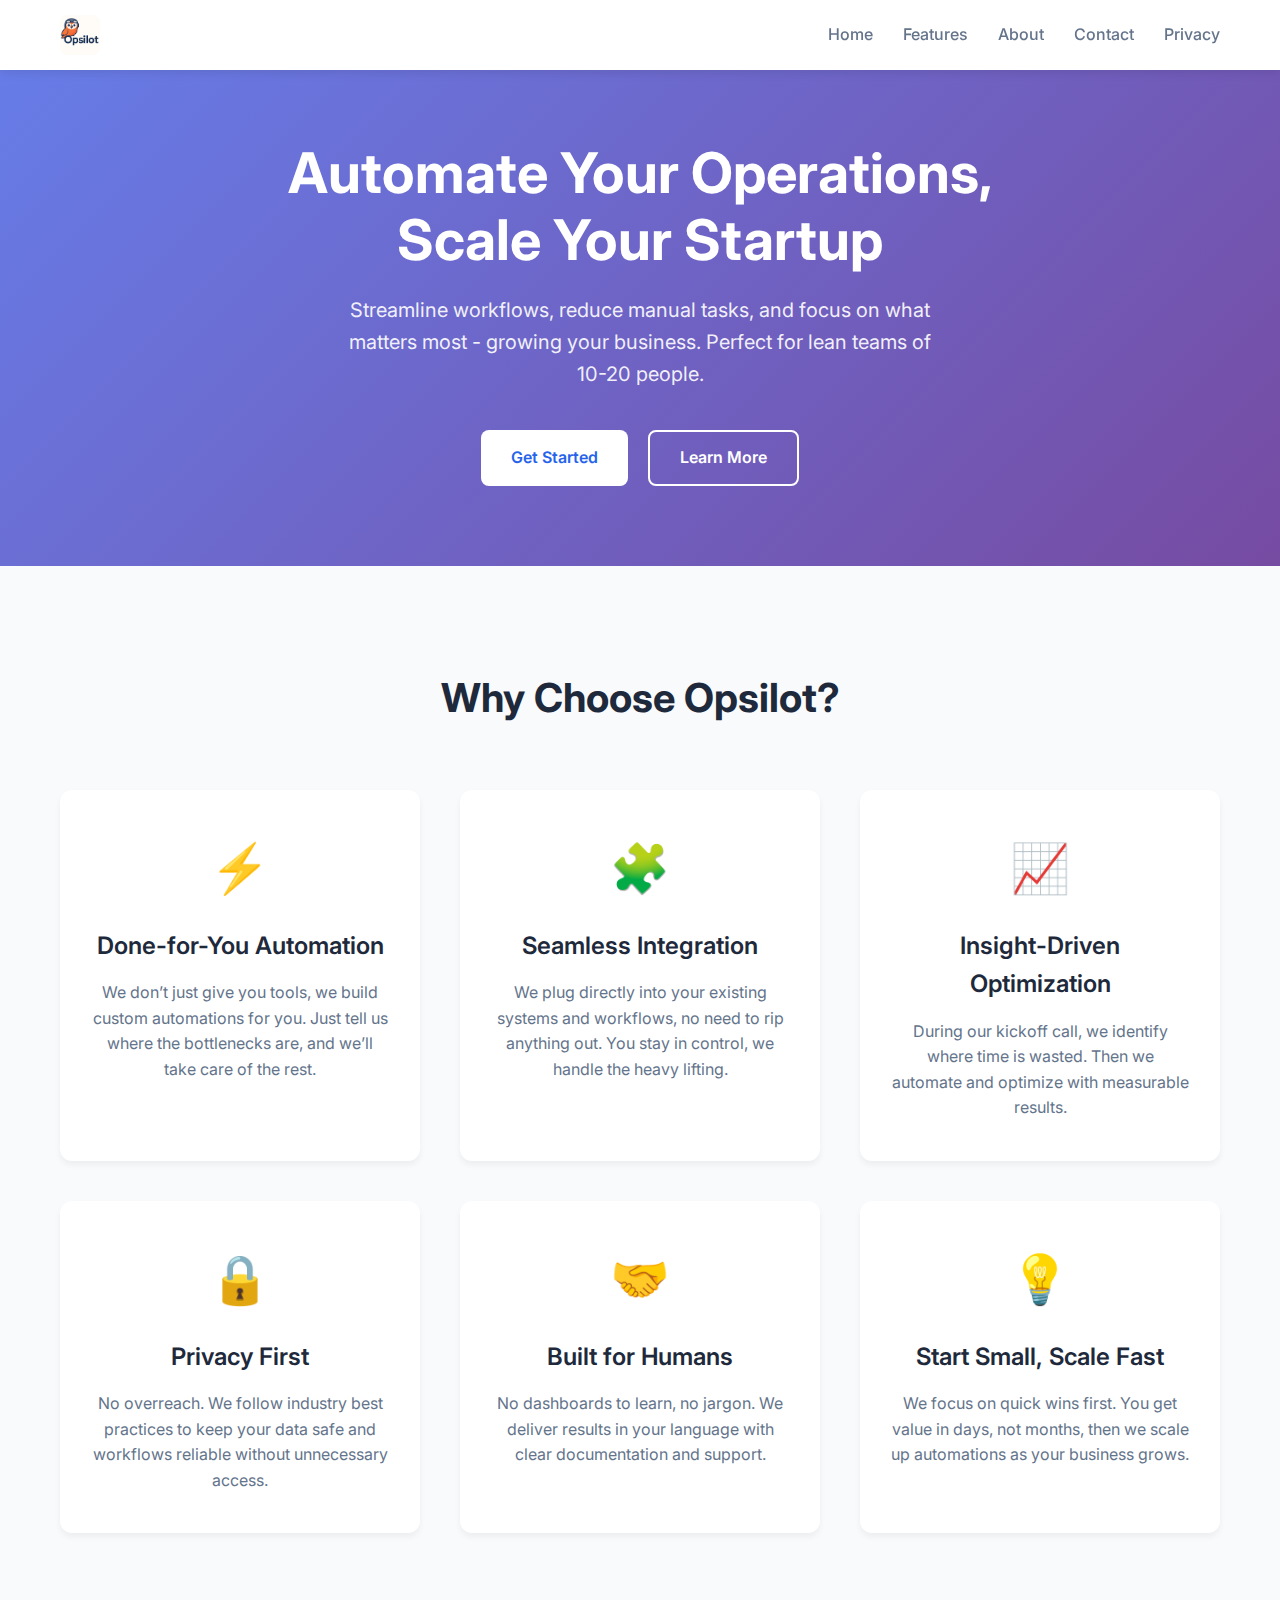
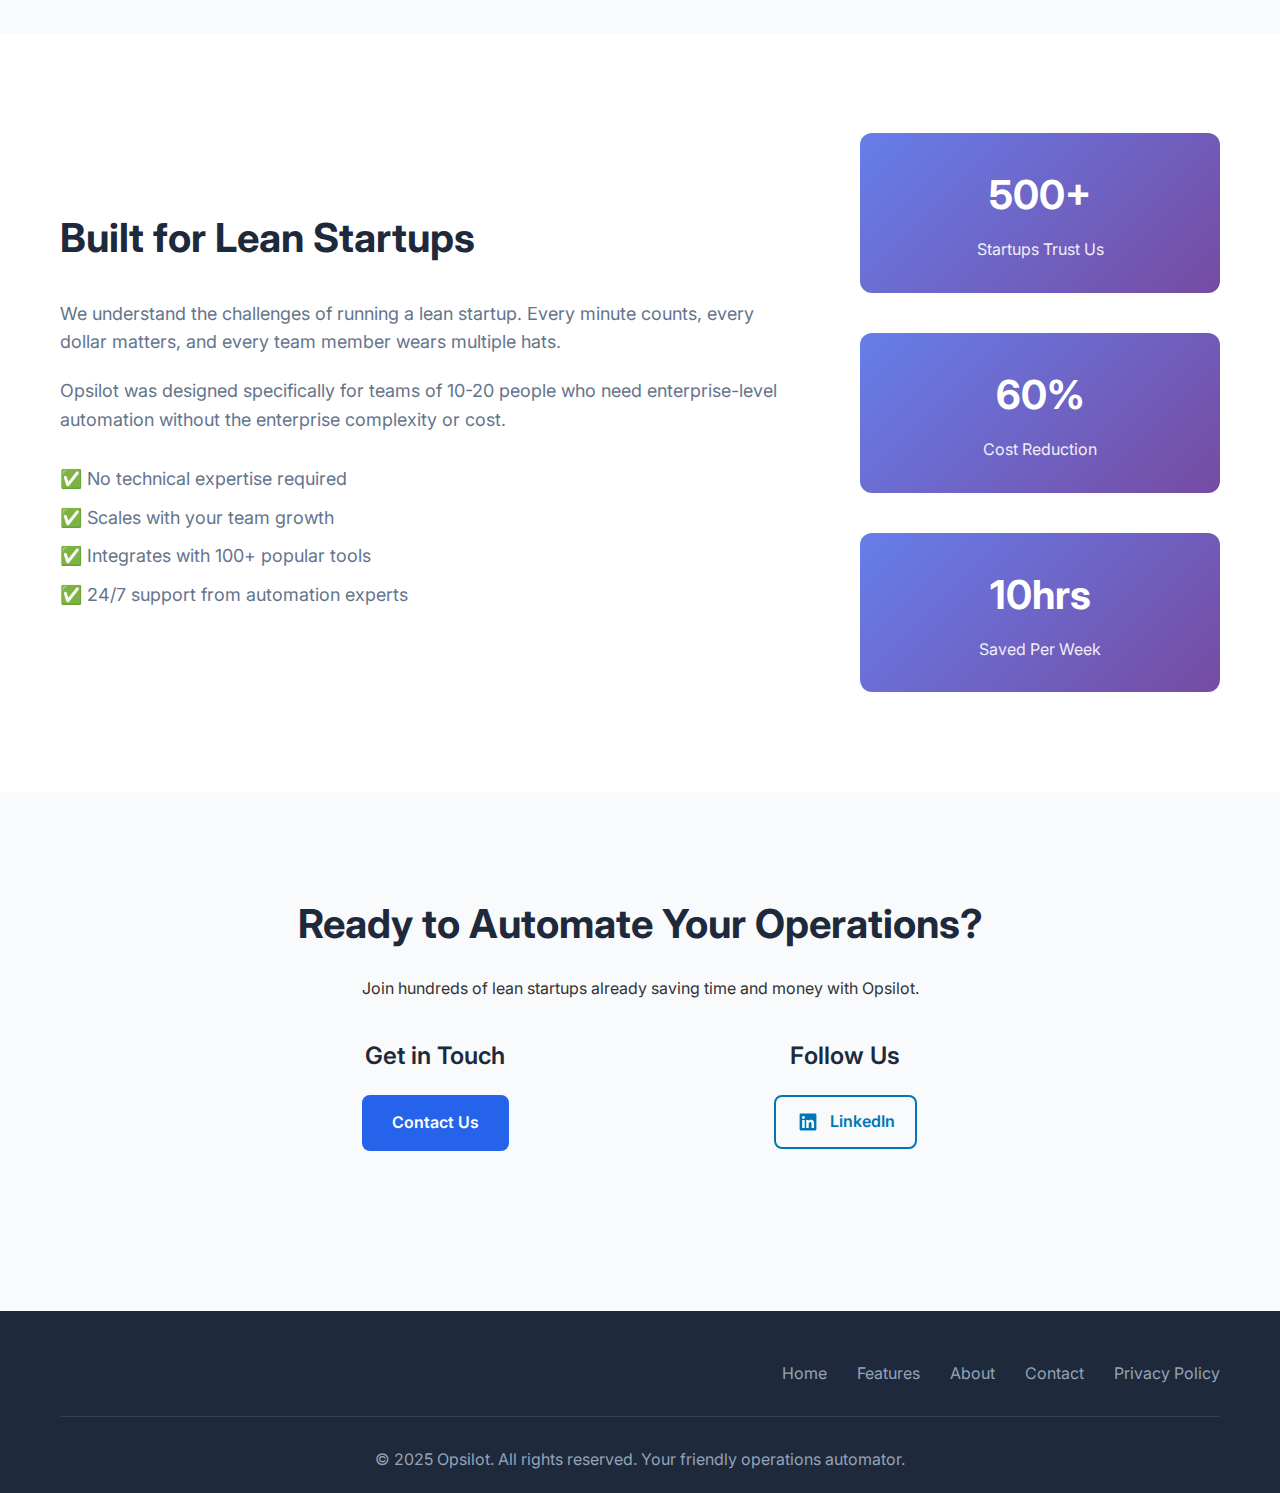
<file: index.html>
<!DOCTYPE html>
<html lang="en">
  <head>
    <meta charset="UTF-8" />
    <meta name="viewport" content="width=device-width, initial-scale=1.0" />
    <title>Opsilot - Operations Automation for Lean Startups</title>
    <link rel="icon" type="image/x-icon" href="favicon.ico" />
    <link rel="stylesheet" href="styles.css" />
    <link
      href="https://fonts.googleapis.com/css2?family=Inter:wght@300;400;500;600;700&display=swap"
      rel="stylesheet"
    />
  </head>
  <body>
    <!-- Navigation -->
    <nav class="navbar">
      <div class="nav-container">
        <div class="nav-logo">
          <img src="opsilot.jpg" alt="Opsilot Logo" class="logo" />
        </div>
        <ul class="nav-menu">
          <li><a href="#home">Home</a></li>
          <li><a href="#features">Features</a></li>
          <li><a href="#about">About</a></li>
          <li><a href="#contact">Contact</a></li>
          <li><a href="privacy-policy.html">Privacy</a></li>
        </ul>
      </div>
    </nav>

    <!-- Hero Section -->
    <section id="home" class="hero">
      <div class="container">
        <div class="hero-content">
          <h1>Automate Your Operations, <br/ >Scale Your Startup</h1>
          <p class="hero-subtitle">
            Streamline workflows, reduce manual tasks, and focus on what matters
            most - growing your business. Perfect for lean teams of 10-20
            people.
          </p>
          <div class="hero-buttons">
            <a href="#contact" class="btn-primary">Get Started</a>
            <a href="#features" class="btn-secondary">Learn More</a>
          </div>
        </div>
      </div>
    </section>

    <!-- Features Section -->
    <section id="features" class="features">
      <div class="container">
        <h2>Why Choose Opsilot?</h2>
        <div class="features-grid">
          <div class="feature-card">
            <div class="feature-icon">⚡</div>
            <h3>Done-for-You Automation</h3>
            <p>
              We don’t just give you tools, we build custom automations for you.
              Just tell us where the bottlenecks are, and we’ll take care of the
              rest.
            </p>
          </div>
          <div class="feature-card">
            <div class="feature-icon">🧩</div>
            <h3>Seamless Integration</h3>
            <p>
              We plug directly into your existing systems and workflows, no need
              to rip anything out. You stay in control, we handle the heavy
              lifting.
            </p>
          </div>
          <div class="feature-card">
            <div class="feature-icon">📈</div>
            <h3>Insight-Driven Optimization</h3>
            <p>
              During our kickoff call, we identify where time is wasted. Then we
              automate and optimize with measurable results.
            </p>
          </div>
          <div class="feature-card">
            <div class="feature-icon">🔒</div>
            <h3>Privacy First</h3>
            <p>
              No overreach. We follow industry best practices to keep your data
              safe and workflows reliable without unnecessary access.
            </p>
          </div>
          <div class="feature-card">
            <div class="feature-icon">🤝</div>
            <h3>Built for Humans</h3>
            <p>
              No dashboards to learn, no jargon. We deliver results in your
              language with clear documentation and support.
            </p>
          </div>
          <div class="feature-card">
            <div class="feature-icon">💡</div>
            <h3>Start Small, Scale Fast</h3>
            <p>
              We focus on quick wins first. You get value in days, not months,
              then we scale up automations as your business grows.
            </p>
          </div>
        </div>
      </div>
    </section>

    <!-- About Section -->
    <section id="about" class="about">
      <div class="container">
        <div class="about-content">
          <div class="about-text">
            <h2>Built for Lean Startups</h2>
            <p>
              We understand the challenges of running a lean startup. Every
              minute counts, every dollar matters, and every team member wears
              multiple hats.
            </p>
            <p>
              Opsilot was designed specifically for teams of 10-20 people who
              need enterprise-level automation without the enterprise complexity
              or cost.
            </p>
            <ul class="about-benefits">
              <li>✅ No technical expertise required</li>
              <li>✅ Scales with your team growth</li>
              <li>✅ Integrates with 100+ popular tools</li>
              <li>✅ 24/7 support from automation experts</li>
            </ul>
          </div>
          <div class="about-stats">
            <div class="stat">
              <h3>500+</h3>
              <p>Startups Trust Us</p>
            </div>
            <div class="stat">
              <h3>60%</h3>
              <p>Cost Reduction</p>
            </div>
            <div class="stat">
              <h3>10hrs</h3>
              <p>Saved Per Week</p>
            </div>
          </div>
        </div>
      </div>
    </section>

    <!-- Contact Section -->
    <section id="contact" class="contact">
      <div class="container">
        <h2>Ready to Automate Your Operations?</h2>
        <p>
          Join hundreds of lean startups already saving time and money with
          Opsilot.
        </p>
        <div class="contact-info">
          <div class="contact-methods">
            <div class="contact-method">
              <h3>Get in Touch</h3>
              <div class="contact-cta">
                <a
                  href="mailto:opsilot@gmail.com?subject=Interested in Opsilot Operations Automation&body=Hi Opsilot team,%0A%0AI'm interested in learning more about your operations automation solutions for my startup.%0A%0ACompany: %0ATeam Size: %0A%0APlease get in touch!%0A%0ABest regards,"
                  class="btn-primary"
                >
                  Contact Us
                </a>
              </div>
            </div>
            <div class="contact-method">
              <h3>Follow Us</h3>
              <div class="social-links">
                <a
                  href="https://www.linkedin.com/company/opsilot/"
                  target="_blank"
                  rel="noopener noreferrer"
                  class="linkedin-link"
                >
                  <svg
                    xmlns="http://www.w3.org/2000/svg"
                    viewBox="0 0 640 640"
                    class="linkedin-icon"
                  >
                    <path
                      d="M512 96L127.9 96C110.3 96 96 110.5 96 128.3L96 511.7C96 529.5 110.3 544 127.9 544L512 544C529.6 544 544 529.5 544 511.7L544 128.3C544 110.5 529.6 96 512 96zM231.4 480L165 480L165 266.2L231.5 266.2L231.5 480L231.4 480zM198.2 160C219.5 160 236.7 177.2 236.7 198.5C236.7 219.8 219.5 237 198.2 237C176.9 237 159.7 219.8 159.7 198.5C159.7 177.2 176.9 160 198.2 160zM480.3 480L413.9 480L413.9 376C413.9 351.2 413.4 319.3 379.4 319.3C344.8 319.3 339.5 346.3 339.5 374.2L339.5 480L273.1 480L273.1 266.2L336.8 266.2L336.8 295.4L337.7 295.4C346.6 278.6 368.3 260.9 400.6 260.9C467.8 260.9 480.3 305.2 480.3 362.8L480.3 480z"
                    />
                  </svg>
                  <span>LinkedIn</span>
                </a>
              </div>
            </div>
          </div>
        </div>
      </div>
    </section>

    <!-- Footer -->
    <footer class="footer">
      <div class="container">
        <div class="footer-content">
          <div class="footer-logo"></div>
          <div class="footer-links">
            <a href="#home">Home</a>
            <a href="#features">Features</a>
            <a href="#about">About</a>
            <a href="#contact">Contact</a>
            <a href="privacy-policy.html">Privacy Policy</a>
          </div>
        </div>
        <div class="footer-bottom">
          <p>
            &copy; 2025 Opsilot. All rights reserved. Your friendly operations
            automator.
          </p>
        </div>
      </div>
    </footer>

    <script>
      // Smooth scrolling for navigation links
      document.querySelectorAll('a[href^="#"]').forEach((anchor) => {
        anchor.addEventListener("click", function (e) {
          e.preventDefault();
          document.querySelector(this.getAttribute("href")).scrollIntoView({
            behavior: "smooth",
          });
        });
      });
    </script>
  </body>
</html>
</file>
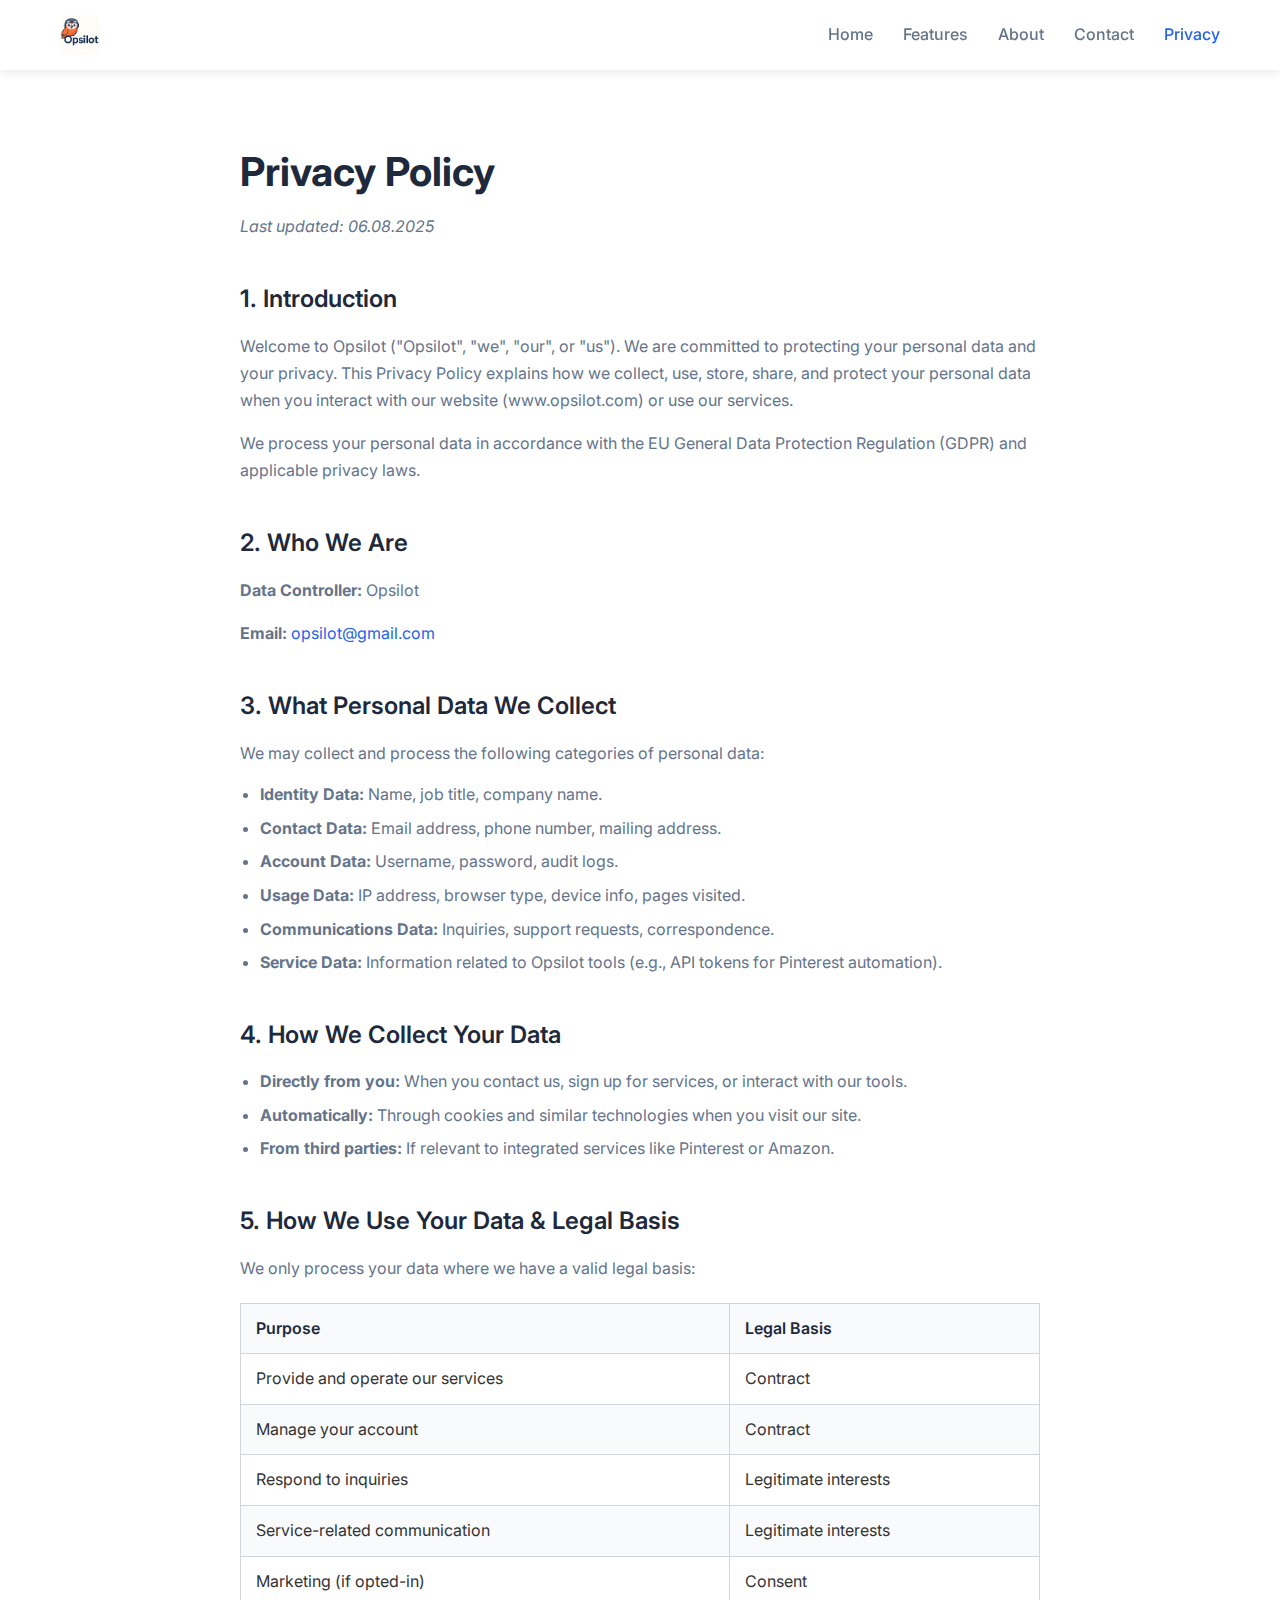
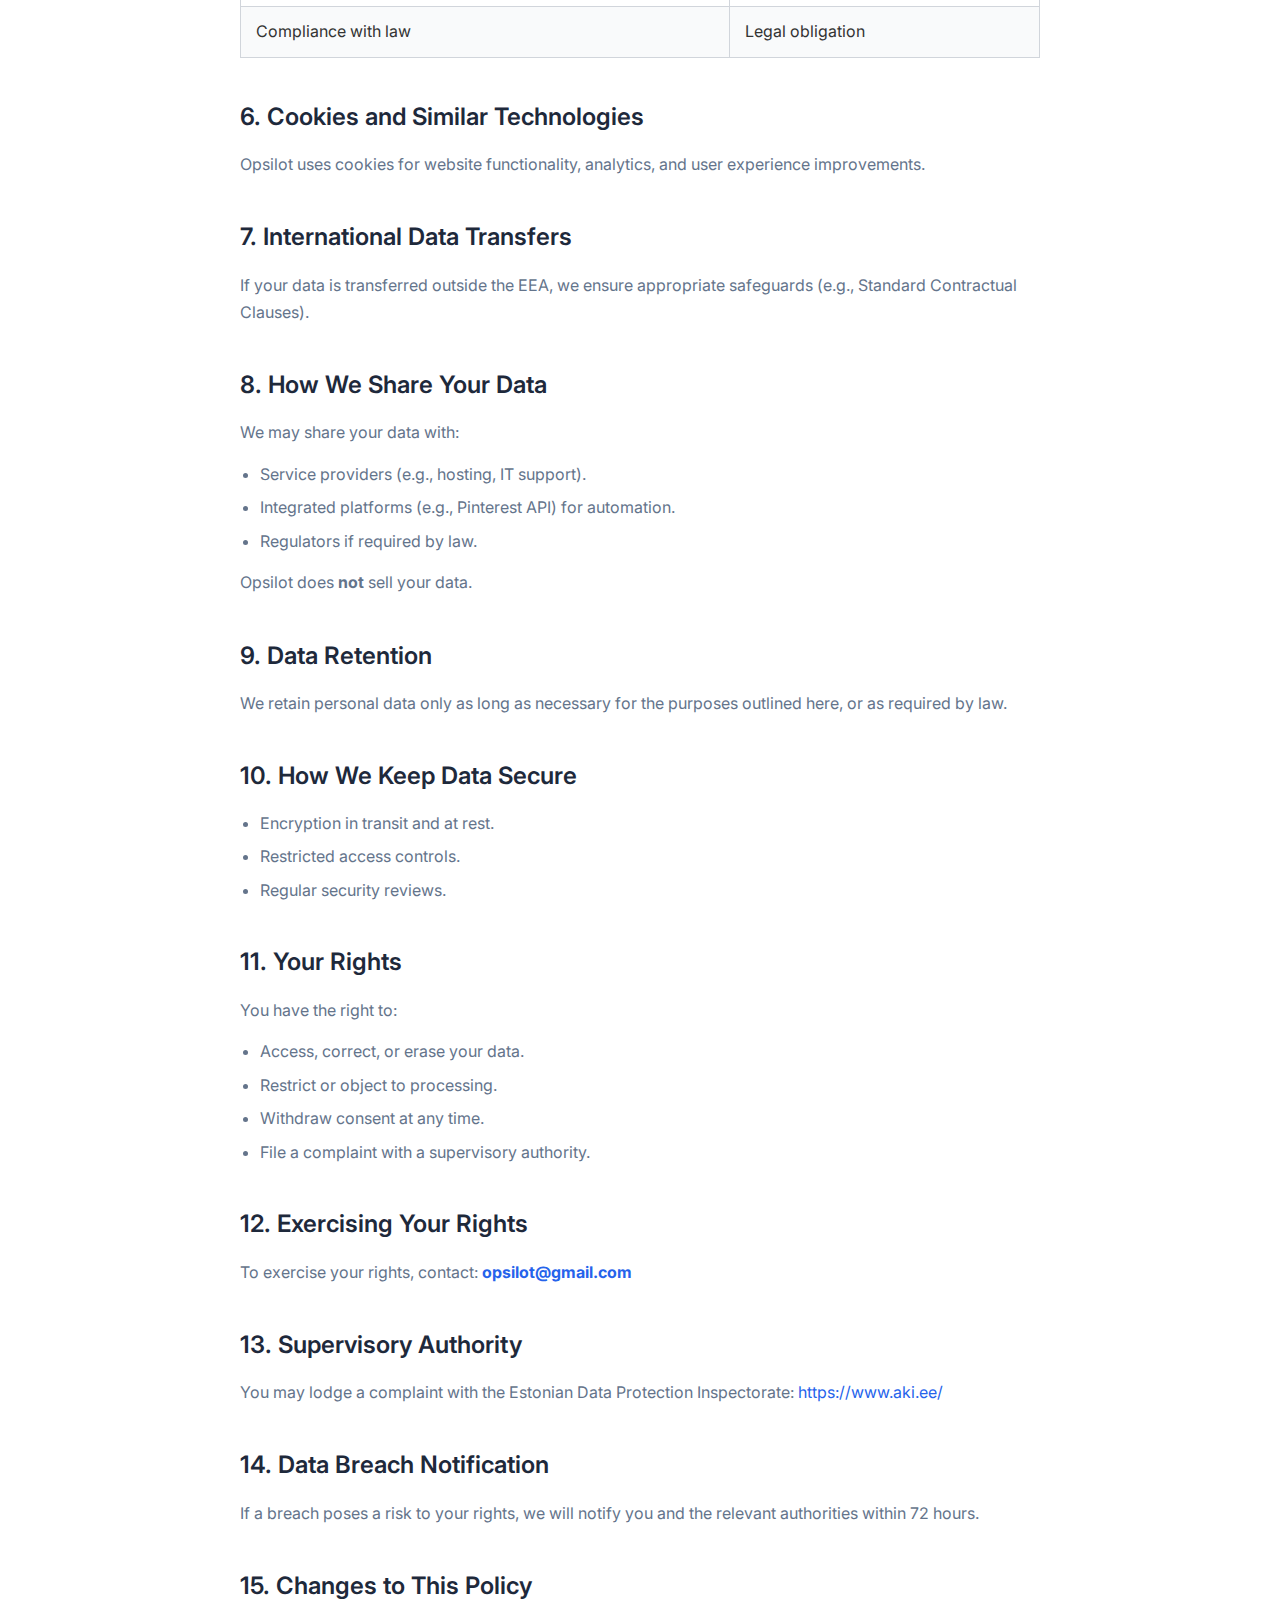
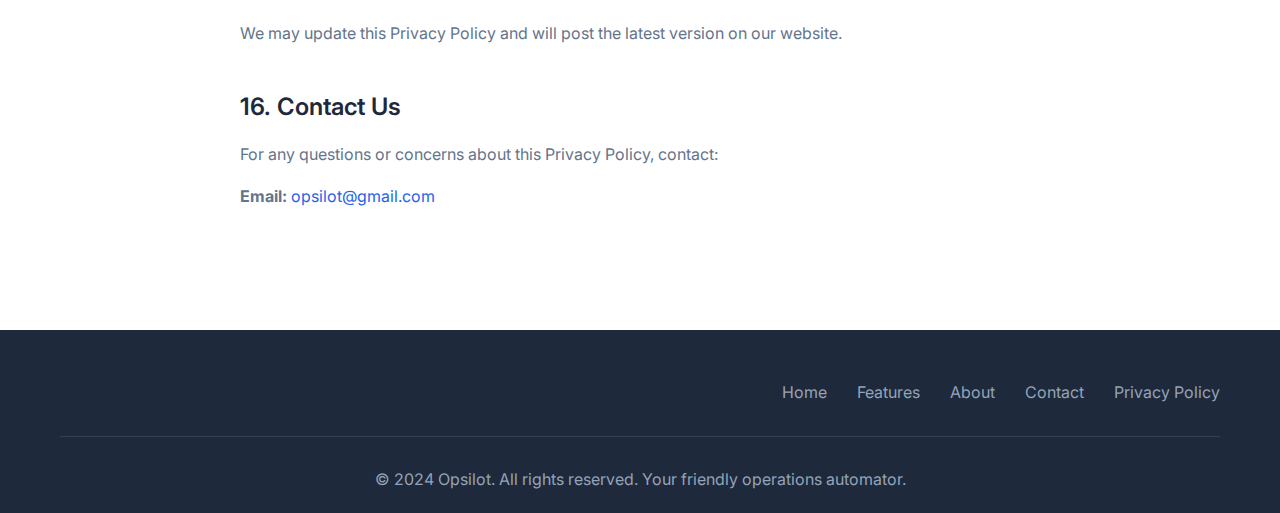
<file: privacy-policy.html>
<!DOCTYPE html>
<html lang="en">
  <head>
    <meta charset="UTF-8" />
    <meta name="viewport" content="width=device-width, initial-scale=1.0" />
    <title>Privacy Policy - Opsilot</title>
    <link rel="icon" type="image/x-icon" href="favicon.ico" />
    <link rel="stylesheet" href="styles.css" />
    <link
      href="https://fonts.googleapis.com/css2?family=Inter:wght@300;400;500;600;700&display=swap"
      rel="stylesheet"
    />
  </head>
  <body>
    <!-- Navigation -->
    <nav class="navbar">
      <div class="nav-container">
        <div class="nav-logo">
          <img src="opsilot.jpg" alt="Opsilot Logo" class="logo" />
        </div>
        <ul class="nav-menu">
          <li><a href="index.html">Home</a></li>
          <li><a href="index.html#features">Features</a></li>
          <li><a href="index.html#about">About</a></li>
          <li><a href="index.html#contact">Contact</a></li>
          <li><a href="privacy-policy.html" class="active">Privacy</a></li>
        </ul>
      </div>
    </nav>

    <!-- Privacy Policy Content -->
    <section class="privacy-policy">
      <div class="container">
        <div class="privacy-content">
          <h1>Privacy Policy</h1>
          <p class="last-updated">Last updated: 06.08.2025</p>

          <div class="policy-section">
            <h2>1. Introduction</h2>
            <p>
              Welcome to Opsilot ("Opsilot", "we", "our", or "us"). We are
              committed to protecting your personal data and your privacy. This
              Privacy Policy explains how we collect, use, store, share, and
              protect your personal data when you interact with our website
              (www.opsilot.com) or use our services.
            </p>
            <p>
              We process your personal data in accordance with the EU General
              Data Protection Regulation (GDPR) and applicable privacy laws.
            </p>
          </div>

          <div class="policy-section">
            <h2>2. Who We Are</h2>
            <p><strong>Data Controller:</strong> Opsilot</p>
            <p>
              <strong>Email:</strong>
              <a href="mailto:opsilot@gmail.com">opsilot@gmail.com</a>
            </p>
          </div>

          <div class="policy-section">
            <h2>3. What Personal Data We Collect</h2>
            <p>
              We may collect and process the following categories of personal
              data:
            </p>
            <ul>
              <li>
                <strong>Identity Data:</strong> Name, job title, company name.
              </li>
              <li>
                <strong>Contact Data:</strong> Email address, phone number,
                mailing address.
              </li>
              <li>
                <strong>Account Data:</strong> Username, password, audit logs.
              </li>
              <li>
                <strong>Usage Data:</strong> IP address, browser type, device
                info, pages visited.
              </li>
              <li>
                <strong>Communications Data:</strong> Inquiries, support
                requests, correspondence.
              </li>
              <li>
                <strong>Service Data:</strong> Information related to Opsilot
                tools (e.g., API tokens for Pinterest automation).
              </li>
            </ul>
          </div>

          <div class="policy-section">
            <h2>4. How We Collect Your Data</h2>
            <ul>
              <li>
                <strong>Directly from you:</strong> When you contact us, sign up
                for services, or interact with our tools.
              </li>
              <li>
                <strong>Automatically:</strong> Through cookies and similar
                technologies when you visit our site.
              </li>
              <li>
                <strong>From third parties:</strong> If relevant to integrated
                services like Pinterest or Amazon.
              </li>
            </ul>
          </div>

          <div class="policy-section">
            <h2>5. How We Use Your Data & Legal Basis</h2>
            <p>We only process your data where we have a valid legal basis:</p>
            <table class="legal-basis-table">
              <thead>
                <tr>
                  <th>Purpose</th>
                  <th>Legal Basis</th>
                </tr>
              </thead>
              <tbody>
                <tr>
                  <td>Provide and operate our services</td>
                  <td>Contract</td>
                </tr>
                <tr>
                  <td>Manage your account</td>
                  <td>Contract</td>
                </tr>
                <tr>
                  <td>Respond to inquiries</td>
                  <td>Legitimate interests</td>
                </tr>
                <tr>
                  <td>Service-related communication</td>
                  <td>Legitimate interests</td>
                </tr>
                <tr>
                  <td>Marketing (if opted-in)</td>
                  <td>Consent</td>
                </tr>
                <tr>
                  <td>Compliance with law</td>
                  <td>Legal obligation</td>
                </tr>
              </tbody>
            </table>
          </div>

          <div class="policy-section">
            <h2>6. Cookies and Similar Technologies</h2>
            <p>
              Opsilot uses cookies for website functionality, analytics, and
              user experience improvements.
            </p>
          </div>

          <div class="policy-section">
            <h2>7. International Data Transfers</h2>
            <p>
              If your data is transferred outside the EEA, we ensure appropriate
              safeguards (e.g., Standard Contractual Clauses).
            </p>
          </div>

          <div class="policy-section">
            <h2>8. How We Share Your Data</h2>
            <p>We may share your data with:</p>
            <ul>
              <li>Service providers (e.g., hosting, IT support).</li>
              <li>
                Integrated platforms (e.g., Pinterest API) for automation.
              </li>
              <li>Regulators if required by law.</li>
            </ul>
            <p>Opsilot does <strong>not</strong> sell your data.</p>
          </div>

          <div class="policy-section">
            <h2>9. Data Retention</h2>
            <p>
              We retain personal data only as long as necessary for the purposes
              outlined here, or as required by law.
            </p>
          </div>

          <div class="policy-section">
            <h2>10. How We Keep Data Secure</h2>
            <ul>
              <li>Encryption in transit and at rest.</li>
              <li>Restricted access controls.</li>
              <li>Regular security reviews.</li>
            </ul>
          </div>

          <div class="policy-section">
            <h2>11. Your Rights</h2>
            <p>You have the right to:</p>
            <ul>
              <li>Access, correct, or erase your data.</li>
              <li>Restrict or object to processing.</li>
              <li>Withdraw consent at any time.</li>
              <li>File a complaint with a supervisory authority.</li>
            </ul>
          </div>

          <div class="policy-section">
            <h2>12. Exercising Your Rights</h2>
            <p>
              To exercise your rights, contact:
              <strong
                ><a href="mailto:opsilot@gmail.com"
                  >opsilot@gmail.com</a
                ></strong
              >
            </p>
          </div>

          <div class="policy-section">
            <h2>13. Supervisory Authority</h2>
            <p>
              You may lodge a complaint with the Estonian Data Protection
              Inspectorate:
              <a
                href="https://www.aki.ee/"
                target="_blank"
                rel="noopener noreferrer"
                >https://www.aki.ee/</a
              >
            </p>
          </div>

          <div class="policy-section">
            <h2>14. Data Breach Notification</h2>
            <p>
              If a breach poses a risk to your rights, we will notify you and
              the relevant authorities within 72 hours.
            </p>
          </div>

          <div class="policy-section">
            <h2>15. Changes to This Policy</h2>
            <p>
              We may update this Privacy Policy and will post the latest version
              on our website.
            </p>
          </div>

          <div class="policy-section">
            <h2>16. Contact Us</h2>
            <p>
              For any questions or concerns about this Privacy Policy, contact:
            </p>
            <p>
              <strong>Email:</strong>
              <a href="mailto:opsilot@gmail.com">opsilot@gmail.com</a>
            </p>
          </div>
        </div>
      </div>
    </section>

    <!-- Footer -->
    <footer class="footer">
      <div class="container">
        <div class="footer-content">
          <div class="footer-logo"></div>
          <div class="footer-links">
            <a href="index.html">Home</a>
            <a href="index.html#features">Features</a>
            <a href="index.html#about">About</a>
            <a href="index.html#contact">Contact</a>
            <a href="privacy-policy.html">Privacy Policy</a>
          </div>
        </div>
        <div class="footer-bottom">
          <p>
            &copy; 2024 Opsilot. All rights reserved. Your friendly operations
            automator.
          </p>
        </div>
      </div>
    </footer>
  </body>
</html>
</file>
<file: styles.css>
/* Reset and Base Styles */
* {
  margin: 0;
  padding: 0;
  box-sizing: border-box;
}

body {
  font-family: "Inter", sans-serif;
  line-height: 1.6;
  color: #333;
  background-color: #ffffff;
}

.container {
  max-width: 1200px;
  margin: 0 auto;
  padding: 0 20px;
}

/* Navigation */
.navbar {
  background-color: #ffffff;
  box-shadow: 0 2px 10px rgba(0, 0, 0, 0.1);
  position: fixed;
  top: 0;
  width: 100%;
  z-index: 1000;
}

.nav-container {
  max-width: 1200px;
  margin: 0 auto;
  padding: 0 20px;
  display: flex;
  justify-content: space-between;
  align-items: center;
  height: 70px;
}

.nav-logo {
  display: flex;
  align-items: center;
  gap: 12px;
}

.logo {
  height: 40px;
  width: 40px;
  border-radius: 8px;
  object-fit: cover;
}

.logo-text {
  font-size: 24px;
  font-weight: 700;
  color: #2563eb;
}

.nav-menu {
  display: flex;
  list-style: none;
  gap: 30px;
}

.nav-menu a {
  text-decoration: none;
  color: #64748b;
  font-weight: 500;
  transition: color 0.3s ease;
}

.nav-menu a:hover,
.nav-menu a.active {
  color: #2563eb;
}

/* Hero Section */
.hero {
  background: linear-gradient(135deg, #667eea 0%, #764ba2 100%);
  color: white;
  padding: 140px 0 80px;
  text-align: center;
}

.hero-content h1 {
  font-size: 3.5rem;
  font-weight: 700;
  margin-bottom: 20px;
  line-height: 1.2;
}

.hero-subtitle {
  font-size: 1.25rem;
  margin-bottom: 40px;
  opacity: 0.9;
  max-width: 600px;
  margin-left: auto;
  margin-right: auto;
}

.hero-buttons {
  display: flex;
  gap: 20px;
  justify-content: center;
  flex-wrap: wrap;
}

.btn-primary {
  background-color: #ffffff;
  color: #2563eb;
  border: none;
  padding: 15px 30px;
  border-radius: 8px;
  font-size: 16px;
  font-weight: 600;
  cursor: pointer;
  transition: all 0.3s ease;
  text-decoration: none;
  display: inline-block;
}

.btn-primary:hover {
  background-color: #f8fafc;
  transform: translateY(-2px);
  box-shadow: 0 10px 25px rgba(0, 0, 0, 0.15);
}

.btn-secondary {
  background-color: transparent;
  color: white;
  border: 2px solid white;
  padding: 13px 30px;
  border-radius: 8px;
  font-size: 16px;
  font-weight: 600;
  cursor: pointer;
  transition: all 0.3s ease;
  text-decoration: none;
  display: inline-block;
}

.btn-secondary:hover {
  background-color: white;
  color: #2563eb;
  transform: translateY(-2px);
}

/* Features Section */
.features {
  padding: 100px 0;
  background-color: #f8fafc;
}

.features h2 {
  text-align: center;
  font-size: 2.5rem;
  font-weight: 700;
  margin-bottom: 60px;
  color: #1e293b;
}

.features-grid {
  display: grid;
  grid-template-columns: repeat(auto-fit, minmax(350px, 1fr));
  gap: 40px;
}

.feature-card {
  background: white;
  padding: 40px 30px;
  border-radius: 12px;
  text-align: center;
  box-shadow: 0 4px 6px rgba(0, 0, 0, 0.05);
  transition: all 0.3s ease;
}

.feature-card:hover {
  transform: translateY(-5px);
  box-shadow: 0 20px 40px rgba(0, 0, 0, 0.1);
}

.feature-icon {
  font-size: 3rem;
  margin-bottom: 20px;
}

.feature-card h3 {
  font-size: 1.5rem;
  font-weight: 600;
  margin-bottom: 15px;
  color: #1e293b;
}

.feature-card p {
  color: #64748b;
  line-height: 1.6;
}

/* About Section */
.about {
  padding: 100px 0;
}

.about-content {
  display: grid;
  grid-template-columns: 2fr 1fr;
  gap: 80px;
  align-items: center;
}

.about-text h2 {
  font-size: 2.5rem;
  font-weight: 700;
  margin-bottom: 30px;
  color: #1e293b;
}

.about-text p {
  font-size: 1.125rem;
  color: #64748b;
  margin-bottom: 20px;
}

.about-benefits {
  list-style: none;
  margin-top: 30px;
}

.about-benefits li {
  font-size: 1.125rem;
  color: #64748b;
  margin-bottom: 10px;
}

.about-stats {
  display: flex;
  flex-direction: column;
  gap: 40px;
}

.stat {
  text-align: center;
  padding: 30px;
  background: linear-gradient(135deg, #667eea 0%, #764ba2 100%);
  border-radius: 12px;
  color: white;
}

.stat h3 {
  font-size: 2.5rem;
  font-weight: 700;
  margin-bottom: 10px;
}

.stat p {
  font-size: 1rem;
  opacity: 0.9;
}

/* Contact Section */
.contact {
  padding: 100px 0;
  background-color: #f8fafc;
  text-align: center;
}

.contact h2 {
  font-size: 2.5rem;
  font-weight: 700;
  margin-bottom: 20px;
  color: #1e293b;
}

.contact > p {
  font-size: 1.25rem;
  color: #64748b;
  margin-bottom: 50px;
}

.contact-info {
  max-width: 800px;
  margin: 0 auto;
}

.contact-methods {
  display: grid;
  grid-template-columns: 1fr 1fr;
  gap: 60px;
  margin-bottom: 40px;
}

.contact-method {
  text-align: center;
}

.contact-method h3 {
  font-size: 1.5rem;
  font-weight: 600;
  margin-bottom: 20px;
  color: #1e293b;
}

.contact-method p {
  font-size: 1.125rem;
  color: #64748b;
  margin-bottom: 15px;
}

.email-link {
  color: #2563eb;
  text-decoration: none;
  font-weight: 600;
  transition: color 0.3s ease;
}

.email-link:hover {
  color: #1d4ed8;
  text-decoration: underline;
}

.social-links {
  display: flex;
  justify-content: center;
  align-items: center;
}

.linkedin-link {
  display: flex;
  align-items: center;
  gap: 10px;
  color: #0077b5;
  text-decoration: none;
  font-weight: 600;
  transition: all 0.3s ease;
  padding: 12px 20px;
  border-radius: 8px;
  border: 2px solid #0077b5;
}

.linkedin-link:hover {
  background-color: #0077b5;
  color: white;
  transform: translateY(-2px);
  box-shadow: 0 10px 25px rgba(0, 119, 181, 0.2);
}

.linkedin-icon {
  width: 24px;
  height: 24px;
  fill: currentColor;
}

.contact-cta {
  text-align: center;
}

.contact-cta .btn-primary {
  color: white;
  background-color: #2563eb;
  text-decoration: none;
  display: inline-block;
}

.contact-cta .btn-primary:hover {
  background-color: #1d4ed8;
  color: white;
}

/* Privacy Policy */
.privacy-policy {
  padding: 140px 0 80px;
  min-height: 80vh;
}

.privacy-content {
  max-width: 800px;
  margin: 0 auto;
}

.privacy-content h1 {
  font-size: 2.5rem;
  font-weight: 700;
  margin-bottom: 10px;
  color: #1e293b;
}

.last-updated {
  color: #64748b;
  margin-bottom: 40px;
  font-style: italic;
}

.policy-section {
  margin-bottom: 40px;
}

.policy-section h2 {
  font-size: 1.5rem;
  font-weight: 600;
  margin-bottom: 15px;
  color: #1e293b;
}

.policy-section p {
  margin-bottom: 15px;
  color: #64748b;
  line-height: 1.7;
}

.policy-section ul {
  margin: 15px 0;
  padding-left: 20px;
}

.policy-section li {
  margin-bottom: 8px;
  color: #64748b;
  line-height: 1.6;
}

.contact-info {
  background-color: #f8fafc;
  padding: 20px;
  border-radius: 8px;
  margin-top: 15px;
}

.contact-info p {
  margin-bottom: 5px;
  color: #1e293b;
}

.legal-basis-table {
  width: 100%;
  border-collapse: collapse;
  margin: 20px 0;
  font-size: 16px;
}

.legal-basis-table th,
.legal-basis-table td {
  padding: 12px 15px;
  text-align: left;
  border: 1px solid #d1d5db;
}

.legal-basis-table th {
  background-color: #f8fafc;
  font-weight: 600;
  color: #1e293b;
}

.legal-basis-table tr:nth-child(even) {
  background-color: #f9fafb;
}

.legal-basis-table tr:hover {
  background-color: #f3f4f6;
}

.policy-section a {
  color: #2563eb;
  text-decoration: none;
  transition: color 0.3s ease;
}

.policy-section a:hover {
  color: #1d4ed8;
  text-decoration: underline;
}

/* Footer */
.footer {
  background-color: #1e293b;
  color: white;
  padding: 50px 0 20px;
}

.footer-content {
  display: flex;
  justify-content: space-between;
  align-items: center;
  margin-bottom: 30px;
}

.footer-logo {
  display: flex;
  align-items: center;
  gap: 12px;
}

.footer-logo .logo-text {
  color: white;
}

.footer-links {
  display: flex;
  gap: 30px;
}

.footer-links a {
  color: #94a3b8;
  text-decoration: none;
  transition: color 0.3s ease;
}

.footer-links a:hover {
  color: white;
}

.footer-bottom {
  text-align: center;
  padding-top: 30px;
  border-top: 1px solid #334155;
  color: #94a3b8;
}

/* Responsive Design */
@media (max-width: 768px) {
  .hero-content h1 {
    font-size: 2.5rem;
  }

  .hero-subtitle {
    font-size: 1.125rem;
  }

  .features-grid {
    grid-template-columns: 1fr;
  }

  .about-content {
    grid-template-columns: 1fr;
    gap: 40px;
  }

  .about-stats {
    flex-direction: row;
    justify-content: space-around;
  }

  .contact-methods {
    grid-template-columns: 1fr;
    gap: 40px;
  }

  .footer-content {
    flex-direction: column;
    gap: 30px;
    text-align: center;
  }

  .footer-links {
    flex-wrap: wrap;
    justify-content: center;
  }

  .nav-menu {
    display: none;
  }
}

@media (max-width: 480px) {
  .hero-content h1 {
    font-size: 2rem;
  }

  .features h2,
  .about-text h2,
  .contact h2 {
    font-size: 2rem;
  }

  .feature-card {
    padding: 30px 20px;
  }

  .about-stats {
    flex-direction: column;
  }
}
</file>
